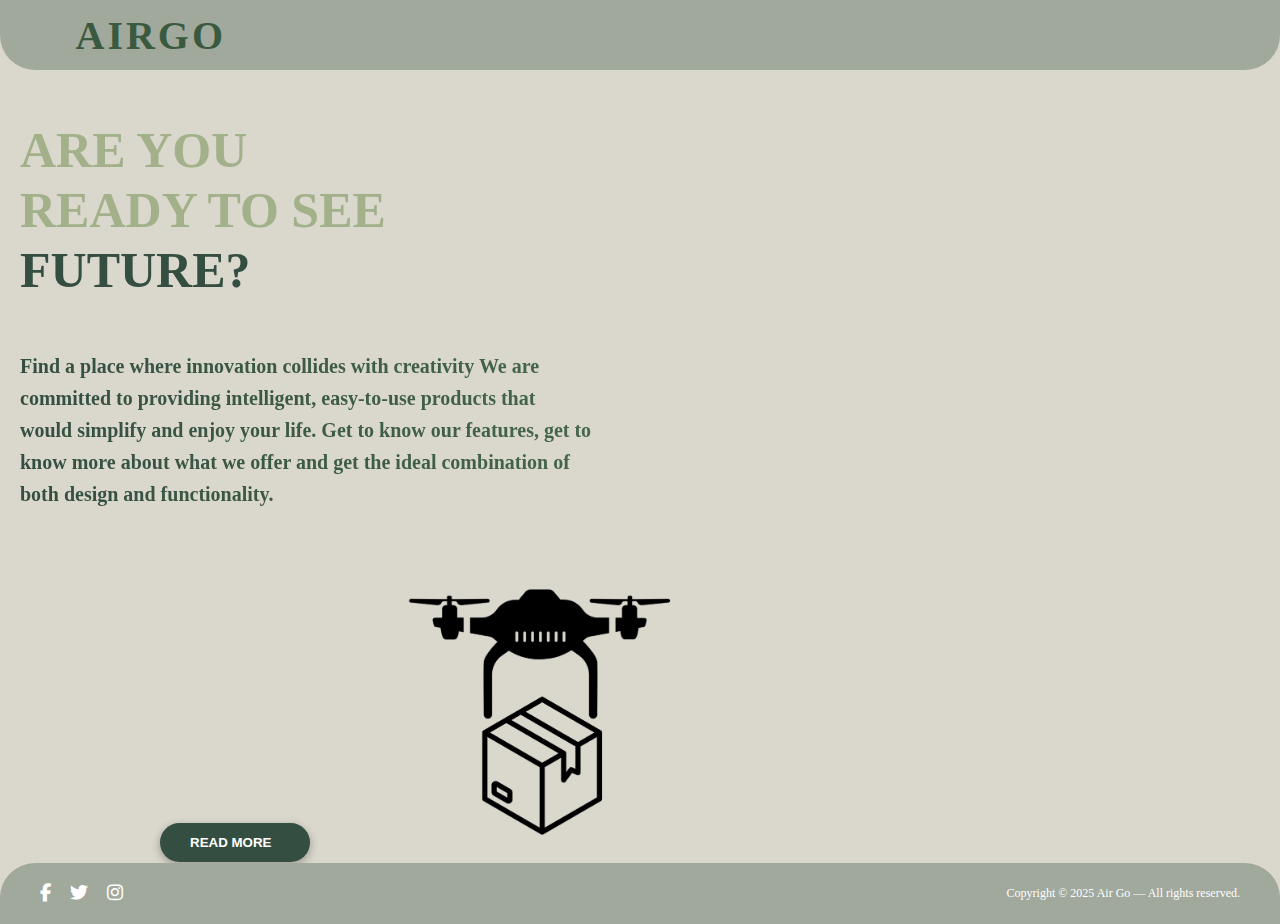
<file: Template/index.html>
<!DOCTYPE html>
<html lang="en">
<head>
  <meta charset="UTF-8" />
  <meta name="viewport" content="width=device-width, initial-scale=1.0" />
  <title>Airgo</title>
  <link rel="stylesheet" href="../Style/style.css" />
  <link rel="stylesheet" href="https://cdnjs.cloudflare.com/ajax/libs/font-awesome/6.6.0/css/all.min.css">

 
</head>
<body>
  
  <div class="header">
    <div class="header-content">
      <div class="logo">AIRGO</div>
      <nav class="navbar">
        <ul>
          <li><a href="">Home</a></li>
          <li><a href="./content-01.html">Content</a></li>
          <li><a href="./about.html">About Us</a></li>
          <li><a href="./contact.html">Contact Us</a></li>
          <li><a href="./reference.html">References</a></li>
        </ul>
      </nav>
    </div>
  </div>

  <div class="main-body">
    <div class="body-left">
      <h1>
        ARE YOU<br>
        READY TO SEE<br></h1>
        <h2 class="f">
        FUTURE?</h2>
      
      <p>
        Find a place where innovation collides with creativity We are<br>
        committed to providing intelligent, easy-to-use products that<br>
        would simplify and enjoy your life. Get to know our features, get to <br>
        know more about what we offer and get the ideal combination of<br>
        both design and functionality.
      </p>
      <button class="read-btn">READ MORE</button>
    </div>
    <div class="body-right">
      <img src="../Images/Home-page-right-content-image.png" alt="company-drone">
    </div>
  </div>
  

  
  <div class="footer">
    <div class="socials">
      <a href="https://www.facebook.com"><i class="fab fa-facebook-f"></i></a>
      <a href="https://www.Twitter.com"><i class="fab fa-twitter"></i></a>
      <a href="https://www.instagram.com"><i class="fab fa-instagram"></i></a>
    </div>
    <div class="copyright">
      <p>Copyright © 2025 Air Go — All rights reserved.</p>
    </div>
  </div>
  
</body>
</html>
</file>
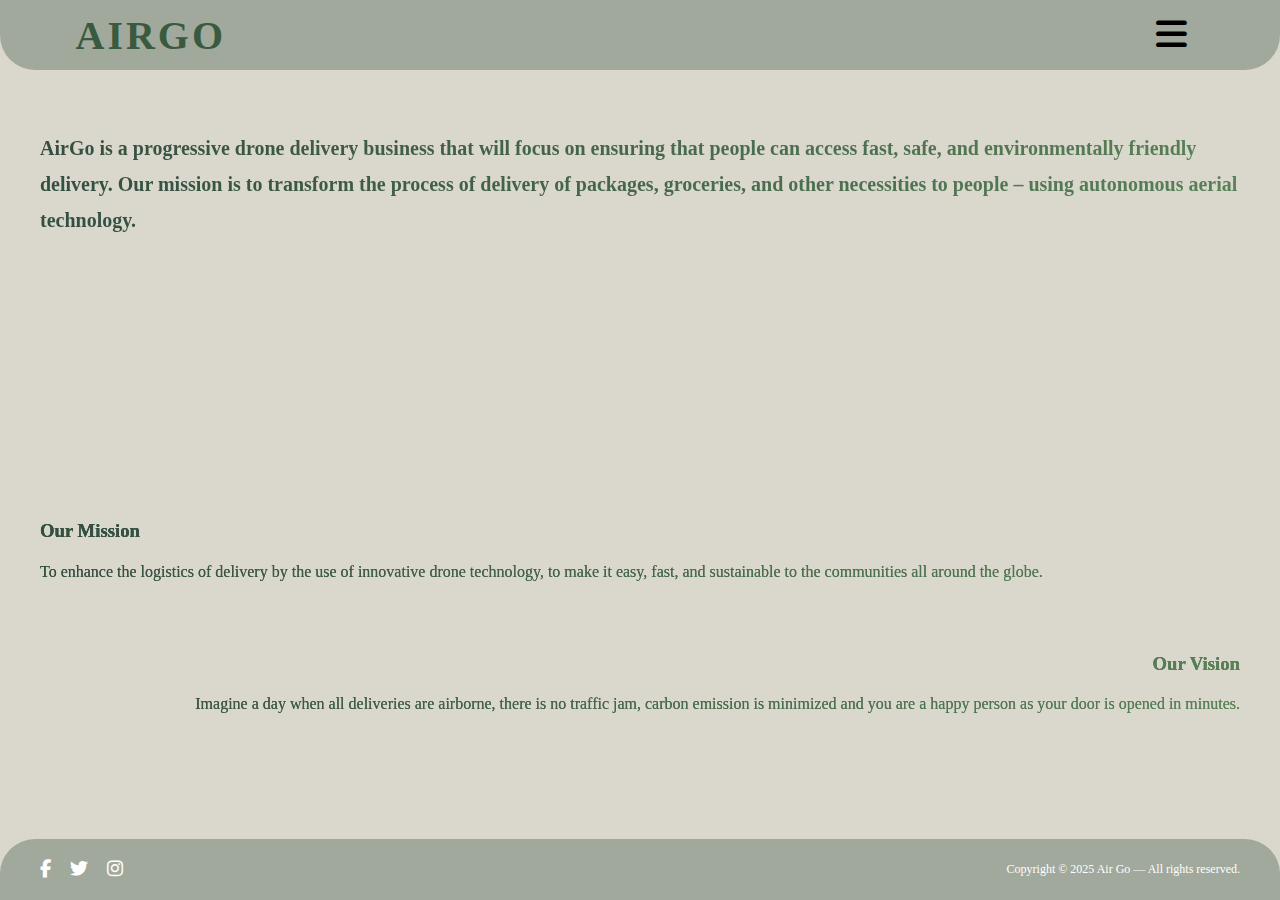
<file: Template/about.html>
<!DOCTYPE html>
<html lang="en">
<head>
  <meta charset="UTF-8" />
  <meta name="viewport" content="width=device-width, initial-scale=1.0" />
  <title>Airgo</title>
  <link rel="stylesheet" href="../Style/style.css" />
  <link rel="stylesheet" href="https://cdnjs.cloudflare.com/ajax/libs/font-awesome/6.6.0/css/all.min.css">
</head>
<body>
  <div class="header">
    <div class="header-content">
      <a href="./index.html" class="logo">AIRGO</a>
      <button class="hamburger" id="hamburger-btn" aria-label="Open menu">
        <i class="fas fa-bars"></i>
      </button>
      <nav class="navbar" id="navbar-menu">
        <ul>
          <li><a href="./index.html">Home</a></li>
          <li><a href="./content-01.html">Content</a></li>
          <li><a href="./about.html">About Us</a></li>
          <li><a href="./contact.html">Contact Us</a></li>
          <li><a href="./reference.html">References</a></li>
        </ul>
      </nav>
    </div>
  </div>

  <section class="about">
        <div class="about-text">
          <p>AirGo is a progressive drone delivery business that will focus on ensuring that people can access fast, safe, and environmentally friendly delivery. Our mission is to transform the process of delivery of packages, groceries, and other necessities to people – using autonomous aerial technology.</p>
        </div>

        <div class="mission-vision">
          <div class="mission">
            <h3>Our Mission</h3>
            <p>To enhance the logistics of delivery by the use of innovative drone technology, to make it easy, fast, and sustainable to the communities all around the globe.</p>
          </div>

          <div class="vision">
            <h3>Our Vision</h3>
            <p>Imagine a day when all deliveries are airborne, there is no traffic jam, carbon emission is minimized and you are a happy person as your door is opened in minutes.</p>
          </div>
        </div>
   </section>
    
  <div class="footer">
    <div class="socials">
      <a href="https://www.facebook.com"><i class="fab fa-facebook-f"></i></a>
      <a href="https://www.Twitter.com"><i class="fab fa-twitter"></i></a>
      <a href="https://www.instagram.com"><i class="fab fa-instagram"></i></a>
    </div>
    <div class="copyright">
      <p>Copyright © 2025 Air Go — All rights reserved.</p>
    </div>
  </div>
  <script>
  const hamburger = document.getElementById('hamburger-btn');
  const navbarMenu = document.getElementById('navbar-menu');
  hamburger.addEventListener('click', () => {
    navbarMenu.classList.toggle('active');
  });
</script>
</body>
</html>
</file>
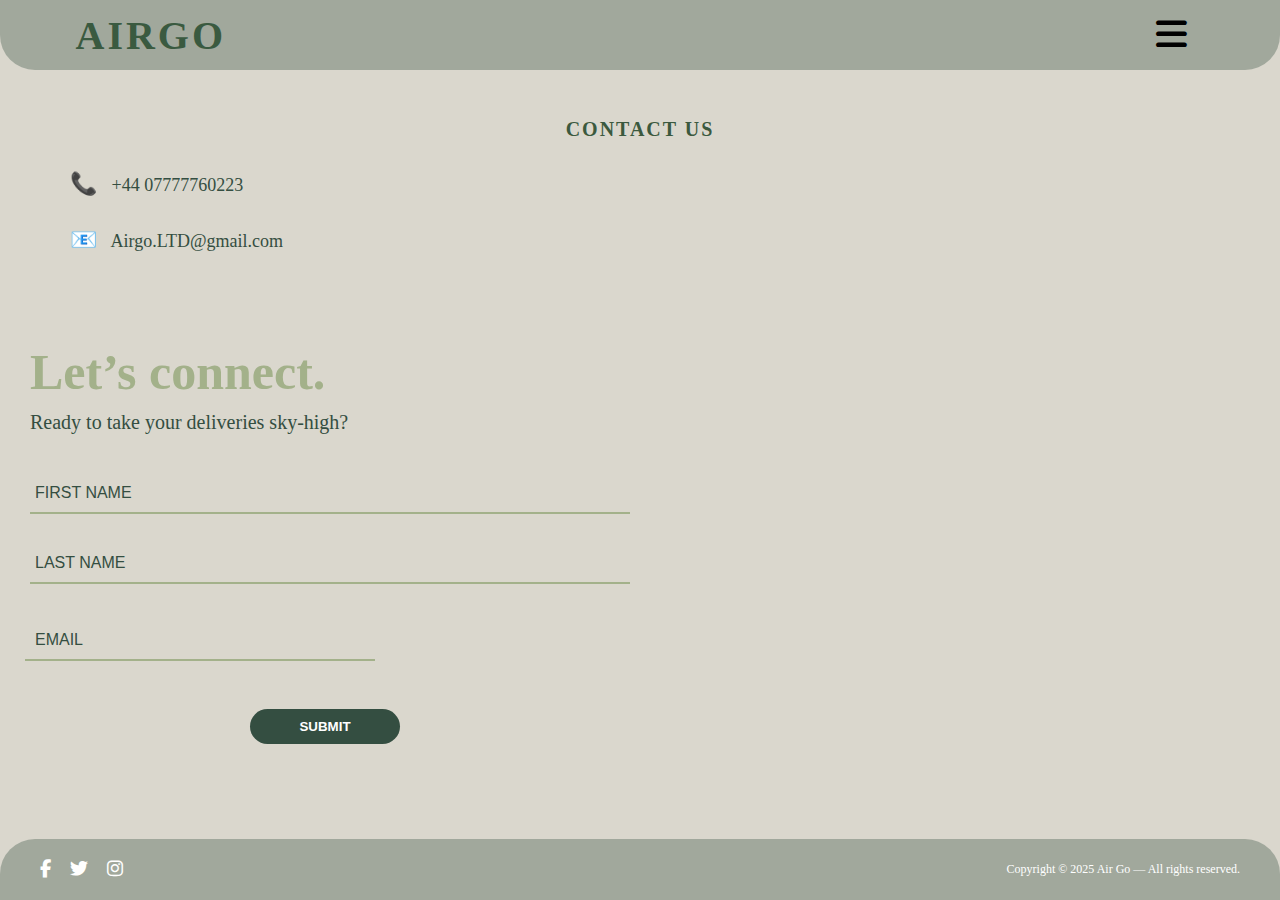
<file: Template/contact.html>
<!DOCTYPE html>
<html lang="en">

<head>
  <meta charset="UTF-8" />
  <meta name="viewport" content="width=device-width, initial-scale=1.0" />
  <title>Airgo</title>
  <link rel="stylesheet" href="../Style/style.css" />
  <link rel="stylesheet" href="https://cdnjs.cloudflare.com/ajax/libs/font-awesome/6.6.0/css/all.min.css">
</head>

<body>
  <div class="header">
    <div class="header-content">
      <a href="./index.html" class="logo">AIRGO</a>
      <button class="hamburger" id="hamburger-btn" aria-label="Open menu">
        <i class="fas fa-bars"></i>
      </button>
      <nav class="navbar" id="navbar-menu">
        <ul>
          <li><a href="./index.html">Home</a></li>
          <li><a href="./content-01.html">Content</a></li>
          <li><a href="./about.html">About Us</a></li>
          <li><a href="./contact.html" style="color: black;">Contact Us</a></li>
          <li><a href="./reference.html">References</a></li>
        </ul>
      </nav>
    </div>
  </div>

  <div class="main-body">
    <main class="contact-section">
      <div class="contact-left">
        <h4>CONTACT US</h4>
        <p class="contact-info">
          <span>📞</span> +44 07777760223
        </p>
        <p class="contact-info">
          <span>📧</span> Airgo.LTD@gmail.com
        </p>
      </div>

      <div class="contact-right">
        <h2>Let’s connect.</h2>
        <p>Ready to take your deliveries sky-high?</p>

        <form>
          <div class="form-group">
            <input type="text" id="first-name" placeholder="FIRST NAME" required />
            <input type="text" id="last-name" placeholder="LAST NAME" required />
          </div>
          <div class="email"><input type="email" id="email" placeholder="EMAIL" required /></div>
          <div class="submit"><button type="submit">SUBMIT</button></div>
        </form>
      </div>
    </main>
  </div>
  <div class="footer">
    <div class="socials">
      <a href="https://www.facebook.com"><i class="fab fa-facebook-f"></i></a>
      <a href="https://www.Twitter.com"><i class="fab fa-twitter"></i></a>
      <a href="https://www.instagram.com"><i class="fab fa-instagram"></i></a>
    </div>
    <div class="copyright">
      <p>Copyright © 2025 Air Go — All rights reserved.</p>
    </div>
  </div>
  <script>
    const hamburger = document.getElementById('hamburger-btn');
    const navbarMenu = document.getElementById('navbar-menu');
    const hamburgerIcon = hamburger.querySelector('i');

    hamburger.addEventListener('click', () => {
      navbarMenu.classList.toggle('active');
      hamburger.classList.toggle('open'); // NEW: add class to button

      if (hamburger.classList.contains('open')) {
        hamburgerIcon.classList.remove('fa-bars');
        hamburgerIcon.classList.add('fa-times');
      } else {
        hamburgerIcon.classList.remove('fa-times');
        hamburgerIcon.classList.add('fa-bars');
      }


    });
  </script>
</body>

</html>
</file>
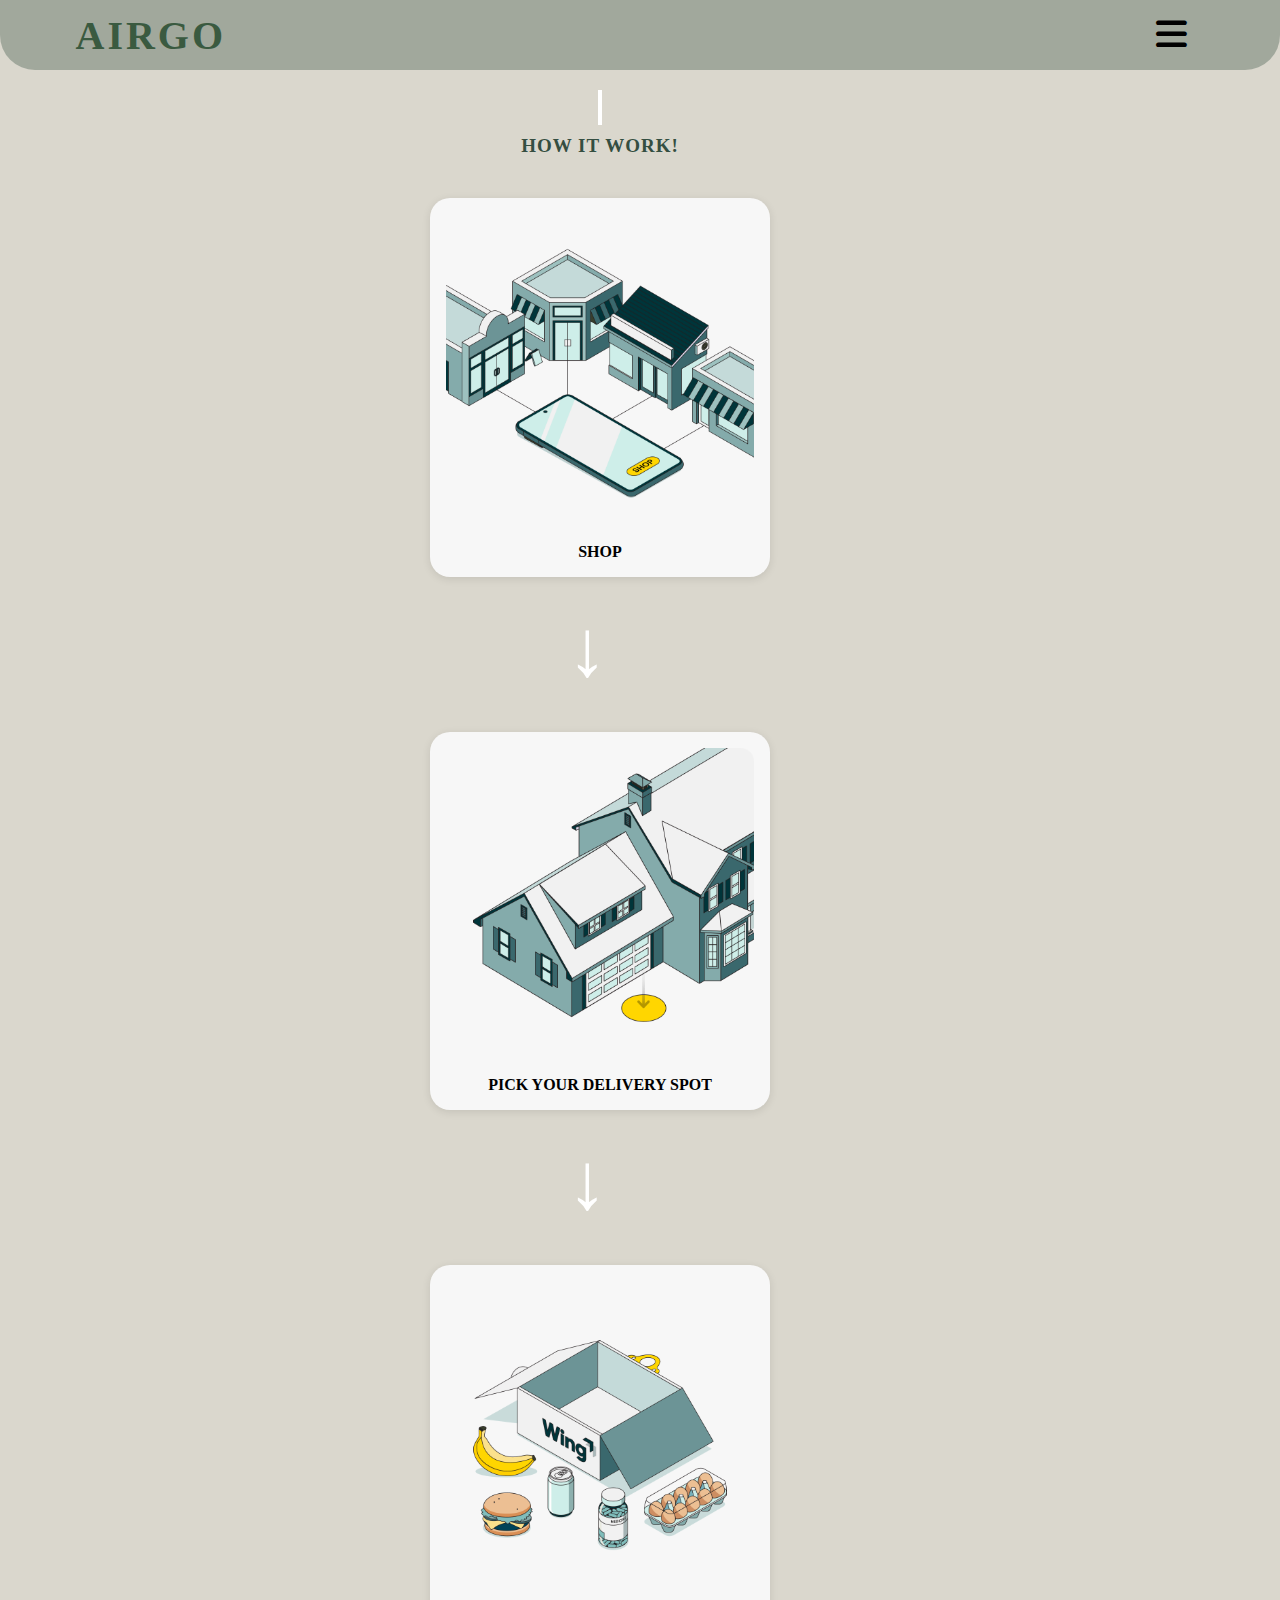
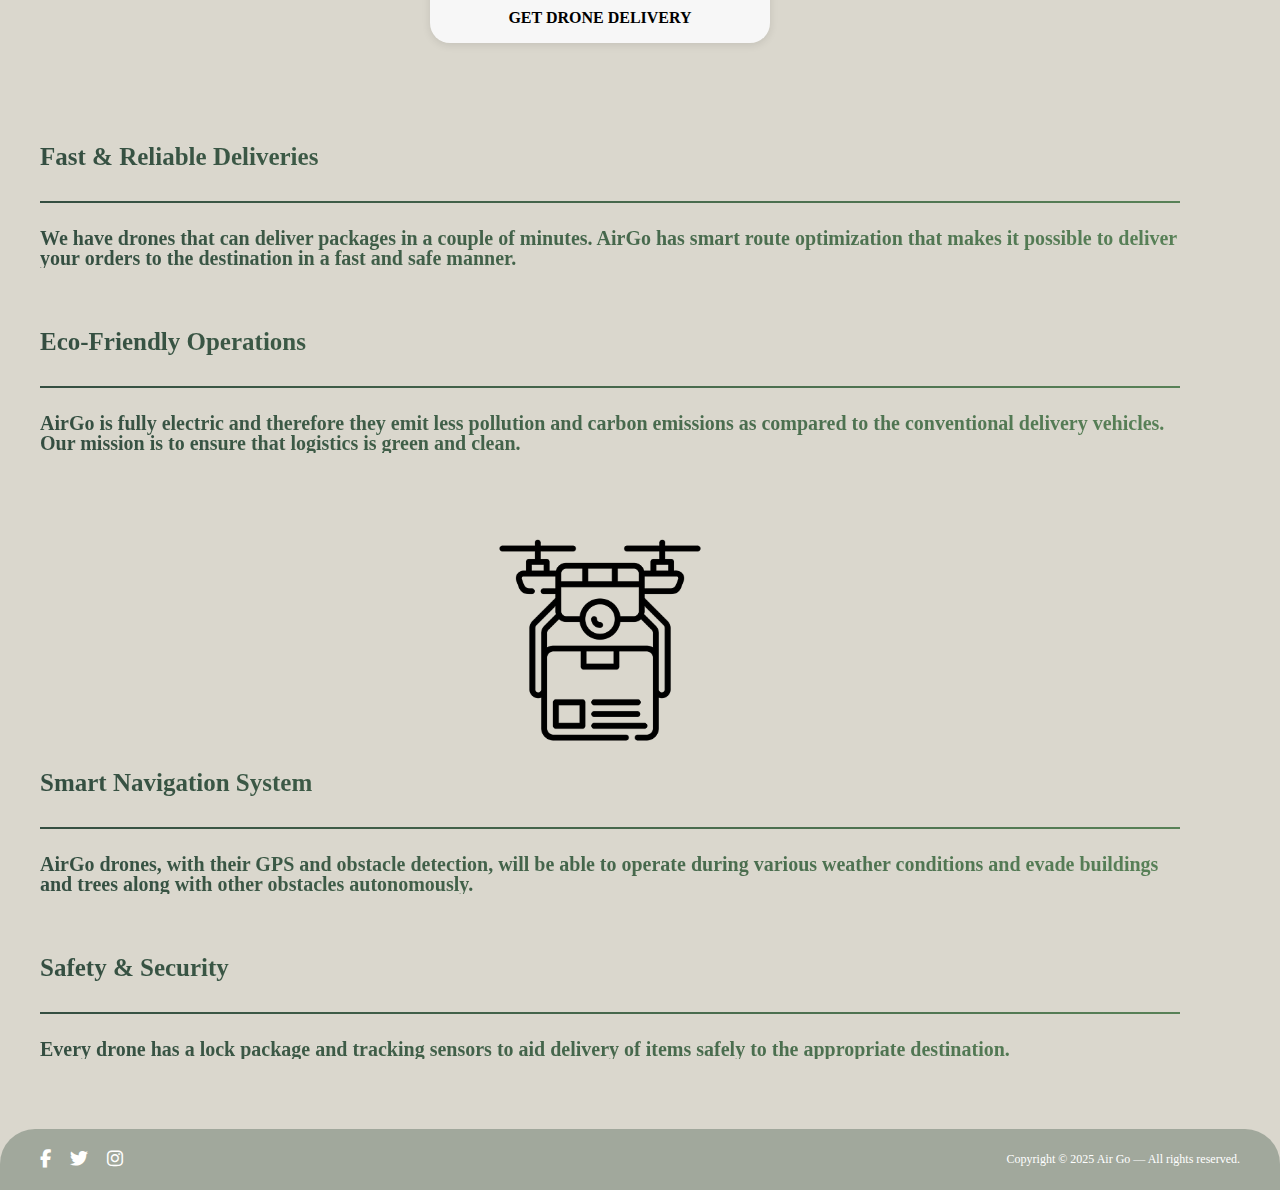
<file: Template/content-01.html>
<!DOCTYPE html>
<html lang="en">

<head>
  <meta charset="UTF-8" />
  <meta name="viewport" content="width=device-width, initial-scale=1.0" />
  <title>Airgo</title>
  <link rel="stylesheet" href="../Style/style.css" />
  <link rel="stylesheet" href="https://cdnjs.cloudflare.com/ajax/libs/font-awesome/6.6.0/css/all.min.css">

</head>

<body>
  <div class="header">
    <div class="header-content">
      <a href="./index.html" class="logo">AIRGO</a>
      <button class="hamburger" id="hamburger-btn" aria-label="Open menu">
        <i class="fas fa-bars"></i>
      </button>
      <nav class="navbar" id="navbar-menu">
        <ul>
          <li><a href="./index.html">Home</a></li>
          <li><a href="./content-01.html" style="color: black;">Content</a></li>
          <li><a href="./about.html">About Us</a></li>
          <li><a href="./contact.html">Contact Us</a></li>
          <li><a href="./reference.html">References</a></li>
        </ul>
      </nav>
    </div>
  </div>

  <div class="main-body">
    <div class="how-it-works">
      <div class="top-line"></div>
      <h2>HOW IT WORK!</h2>

      <div class="steps">
        <div class="step">
          <img src="../Images/Shop.png" alt="Shop illustration">
          <h3>SHOP</h3>
        </div>

        <div class="arrow">
          <span>→</span>
        </div>

        <div class="step">
          <img src="../Images/Location.png" alt="Pick your delivery spot illustration">
          <h3>PICK YOUR DELIVERY SPOT</h3>
        </div>

        <div class="arrow">
          <span>→</span>
        </div>

        <div class="step">
          <img src="../Images/Final.png" alt="Get drone delivery illustration">
          <h3>GET DRONE DELIVERY</h3>
        </div>
      </div>

      <div class="content-text">

        <div class="drone-info-container">

          <div class="left-section">
            <div class="left1">
              <h3 class="left-tital">Fast & Reliable Deliveries</h3>
              <hr>
              <p>We have drones that can deliver packages in a couple of minutes. AirGo has smart route optimization
                that makes it possible to deliver your orders to the destination in a fast and safe manner.</p>
            </div>
            <div class="left2">
              <h3 class="left-tital">Eco-Friendly Operations</h3>
              <hr>
              <p>AirGo is fully electric and therefore they emit less pollution and carbon emissions as compared to the
                conventional delivery vehicles. Our mission is to ensure that logistics is green and clean.</p>
            </div>
          </div>


          <div class="center-image">
            <img src="../Images/BGIMAGE.png" alt="Image">
          </div>


          <div class="right-section">
            <div class="Right1">
              <h3 class="right-tital">Smart Navigation System</h3>
              <hr>
              <p>AirGo drones, with their GPS and obstacle detection, will be able to operate during various weather
                conditions and evade buildings and trees along with other obstacles autonomously.</p>
            </div>
            <div class="Right2">
              <h3 class="right-tital">Safety & Security</h3>
              <hr>
              <p>Every drone has a lock package and tracking sensors to aid delivery of items safely to the appropriate
                destination.</p>
            </div>
          </div>
        </div>
      </div>
    </div>
  </div>

  <div class="footer">
    <div class="socials">
      <a href="https://www.facebook.com"><i class="fab fa-facebook-f"></i></a>
      <a href="https://www.Twitter.com"><i class="fab fa-twitter"></i></a>
      <a href="https://www.instagram.com"><i class="fab fa-instagram"></i></a>
    </div>
    <div class="copyright">
      <p>Copyright © 2025 Air Go — All rights reserved.</p>
    </div>
  </div>
  <script>
    const hamburger = document.getElementById('hamburger-btn');
    const navbarMenu = document.getElementById('navbar-menu');
    const hamburgerIcon = hamburger.querySelector('i');

    hamburger.addEventListener('click', () => {
      navbarMenu.classList.toggle('active');
      hamburger.classList.toggle('open'); // NEW: add class to button

      if (hamburger.classList.contains('open')) {
        hamburgerIcon.classList.remove('fa-bars');
        hamburgerIcon.classList.add('fa-times');
      } else {
        hamburgerIcon.classList.remove('fa-times');
        hamburgerIcon.classList.add('fa-bars');
      }
    });
  </script>
</body>

</html>
</file>
<file: Style/style.css>
* {
  margin: 0;
  padding: 0;
  box-sizing: border-box;
}

body {
  overflow-x: hidden;
}

html {
  overflow-x: hidden;
}


body {
  margin: 0;
  background-color: #DAD7CD;
  font-family: 'Georgia', serif;
  display: flex;
  flex-direction: column;
  min-height: 100vh;
}

.header {
  background-color: #344e4158;
  border-radius: 0 0 35px 35px;
  color: white;
  height: 70px;
  display: flex;
  align-items: center;
  justify-content: center;
  position: relative;
}

.header-content {
  width: 90%;
  display: flex;
  align-items: center;
  justify-content: space-between;
}

.logo {
  font-size: 65px;
  font-weight: bold;
  letter-spacing: 3px;
  text-align: right;
  cursor: pointer;
  text-decoration: none;
  color: #3A5A40;
  text-decoration: none;
}

.navbar ul {
  font-size: 30px;
  list-style: none;
  display: flex;
  align-items: center;
}

.navbar ul li a {
  text-decoration: none;
  color: #3A5A40;
  font-weight: 600;
  border-right: 4px solid #ffffff;
  padding-right: 20px;
  padding-left: 20px;
}


.navbar ul li:last-child a {
  border-right: none;
}

.main-body {
  flex: 1;
  display: flex;
  justify-content: space-evenly;
  align-items: center;
  background-color: #DAD7CD;
  overflow: hidden;
}

.body-right {
  width: 50%;
}

.body-left {
  text-align: center;
  font-size: 60px;
  color: #6B705C;
  line-height: 1.2;
}

.body-left h1 {
  color: #A3B18A;
  font-weight: bold;
  font-size: 60px;
  text-align: left;
  margin-left: 70px;
}

.body-left h2 {
  color: #344E41;
  font-size: 60px;
  text-align: left;
  margin-left: 70px;
}

.body-left p {
  margin-top: 25px;
  font-size: 20px;
  line-height: 1.6;
  background: linear-gradient(to right, #344E41, #588157);
  -webkit-background-clip: text;
  -webkit-text-fill-color: transparent;
  font-weight: 600;
  text-align: justify;
  margin-left: 70px;
}

.body-left button {
  margin-top: 40px;
  margin-left: 300px;
  background-color: #344E41;
  color: white;
  border: none;
  padding: 12px 30px;
  border-radius: 25px;
  font-weight: bold;
  cursor: pointer;
  box-shadow: 0px 3px 8px rgba(0, 0, 0, 0.3);
  text-align: left;
}

.body-left button:hover {
  transform: scale(1.10);
  transition: transform 0.3s ease;

}

.footer {
  background-color: #344e4158;
  padding: 20px 40px;
  border-radius: 35px 35px 0 0;
  display: flex;
  justify-content: space-between;
  align-items: center;
  color: white;
  margin-top: auto;
}

.footer .socials a {
  color: white;
  margin-right: 15px;
  text-decoration: none;
  font-size: 18px;
}

.footer p {
  color: white;
  font-size: 12px;
  margin: 0;
}

.navbar ul li a:hover {
  opacity: 1;
  color: black;
}

.footer .socials a:hover {
  opacity: 1;
  color: black;
}

.about {
  flex: 1;
  display: flex;
  justify-content: space-between;
  align-items: center;
  padding: 60px 40px;
  line-height: 1.8;
  background-color: #DAD7CD;
}

.about-text {
  width: 55%;
  font-size: 35px;
  font-weight: 600;
  text-align: left;
  background: linear-gradient(to right, #344E41, #588157);
  -webkit-background-clip: text;
  -webkit-text-fill-color: transparent;
  background-clip: text;
}

.mission-vision {
  width: 40%;
  font-size: 25px;
  background: linear-gradient(to right, #344E41, #588157);
  -webkit-background-clip: text;
  -webkit-text-fill-color: transparent;
  background-clip: text;
}

.vision {
  margin-bottom: 40px;
  background: linear-gradient(to right, #344E41, #588157);
  -webkit-background-clip: text;
  -webkit-text-fill-color: transparent;
  background-clip: text;
}

.mission {
  margin-bottom: 40px;
  background: linear-gradient(to right, #344E41, #588157);
  -webkit-background-clip: text;
  -webkit-text-fill-color: transparent;
  background-clip: text;
}

.vision h3 {
  font-weight: bold;
  margin-bottom: 10px;
  background: linear-gradient(to right, #344E41, #588157);
  -webkit-background-clip: text;
  -webkit-text-fill-color: transparent;
  background-clip: text;
}

.mission h3 {
  font-weight: bold;
  margin-bottom: 10px;
  background: linear-gradient(to right, #344E41, #588157);
  -webkit-background-clip: text;
  -webkit-text-fill-color: transparent;
  background-clip: text;
}

.contact-section {
  flex: 1;
  display: flex;
  justify-content: space-between;
  align-items: center;
  padding: 80px 100px;
}

.contact-left {
  width: 35%;
}

.contact-left h4 {
  font-size: 20px;
  color: #3b593e;
  letter-spacing: 2px;
  margin-bottom: 25px;
}

.contact-info {
  font-size: 18px;
  margin-bottom: 20px;
  color: #344e41;
}

.contact-info span {
  margin-right: 10px;
  font-size: 22px;
  color: black;
}

.contact-right {
  width: 55%;
}

.contact-right h2 {
  color: #a3b18a;
  font-size: 32px;
  font-weight: bold;
  margin-bottom: 10px;
}

.contact-right p {
  color: #344e41;
  font-size: 16px;
  margin-bottom: 40px;
}

form {
  display: flex;
  flex-direction: column;
}

.form-group {
  display: flex;
  justify-content: space-between;
  margin-bottom: 25px;
}

.form-group input {
  width: 48%;
}

input {
  background: transparent;
  border: none;
  border-bottom: 2px solid #a3b18a;
  padding: 10px 5px;
  font-size: 16px;
  color: #344e41;
}

input::placeholder {
  color: #344e41;
  font-weight: 500;
}

button {
  width: 150px;
  margin-top: 0px;
  background-color: #344e41;
  color: #fff;
  border: none;
  padding: 10px 20px;
  border-radius: 25px;
  font-weight: bold;
  cursor: pointer;

}

.submit {
  margin-top: 20px;
}

button:hover {
  transform: scale(1.08);
  transition: transform 0.3s ease;
  color: black;
}

.main-body-ref {
  margin-top: 20%;
  font-size: 20px;
  font-weight: 600;
  text-align: justify;
  color: black;
  margin-left: 25px;
}

.how-it-works {
  position: relative;
  width: 100%;
  max-width: 1200px;
  padding-top: 128px;
  padding-bottom: 160px;
  text-align: center;
}

.how-it-works h2 {
  position: absolute;
  top: 35px;
  left: 50%;
  transform: translateX(-50%);
  font-size: 19px;
  letter-spacing: 1px;
  color: #344e41;
  margin-top: 30px;
}

.top-line {
  position: absolute;
  top: 20px;
  left: 50%;
  transform: translateX(-50%);
  width: 4px;
  height: 35px;
  background-color: #ffffff;
}

.steps {
  display: flex;
  justify-content: center;
  align-items: center;
  gap: 32px;
  flex-wrap: wrap;
  margin: 0 auto;
  width: fit-content;
}

.step {
  background: #f7f7f7;
  border-radius: 20px;
  box-shadow: 0 2px 8px rgba(0, 0, 0, 0.1);
  padding: 16px;
  text-align: center;
  flex: 1 1 300px;
  max-width: 340px;
  transition: transform 0.3s;
}

.step:hover {
  transform: scale(1.09);
}

.step img {
  width: 100%;
  height: auto;
  border-radius: 10px;
}

.step h3 {
  font-size: 16px;
  font-weight: 600;
  margin-top: 16px;
}

.arrow {
  display: flex;
  justify-content: center;
  align-items: center;
  flex: 0 0 auto;
  font-size: 32px;
  color: #ffffff;
  font-size: 80px;
}

.content-text {
  margin-top: 100px;
}

.drone-info-container {
  display: flex;
  justify-content: space-evenly;
  margin-left: -200px;
  margin-right: -200px;
  margin-bottom: -200px;
}

.left-section {
  width: 30%;
}

.right-section {
  width: 30%;
}

.center-image {
  width: 20%;
  text-align: center;
}

.center-image img {
  width: 100%;
  max-width: 250px;
}

.right-section {
  margin-bottom: 60px;
}

.left-section {
  margin-bottom: 60px;
}

.right-section h3 {
  font-weight: 600;
  background: linear-gradient(to right, #344E41, #588157);
  -webkit-background-clip: text;
  -webkit-text-fill-color: transparent;
  font-size: 25px;
  text-align: right;
}

.Right1 {
  margin-bottom: 60px;
}

.left1 {
  margin-bottom: 60px;
}

.left-section h3 {
  font-weight: 600;
  background: linear-gradient(to right, #344E41, #588157);
  -webkit-background-clip: text;
  -webkit-text-fill-color: transparent;
  font-size: 25px;
  text-align: left;
}

.right-section {
  text-align: right;
}

.right-section hr {
  border: 0;
  height: 2px;
  background: linear-gradient(to right, #344E41, #588157);
  margin: 5px 0 10px 0;
  width: 100%;
  text-align: right;
  margin-left: auto;
}

.left-section hr {
  border: 0;
  height: 2px;
  background: linear-gradient(to right, #344E41, #588157);
  margin: 5px 0 10px 0;
  width: 100%;
  margin-right: auto;
}

.right-section p {
  margin-top: 25px;
  font-size: 20px;
  line-height: 1;
  background: linear-gradient(to right, #344E41, #588157);
  -webkit-background-clip: text;
  -webkit-text-fill-color: transparent;
  font-weight: 600;
  text-align: left;
}

.left-section p {
  margin-top: 25px;
  font-size: 20px;
  line-height: 1;
  background: linear-gradient(to right, #344E41, #588157);
  -webkit-background-clip: text;
  -webkit-text-fill-color: transparent;
  font-weight: 600;
  text-align: left;
}

.hamburger {
  display: none;
  background: none;
  border: none;
  font-size: 2.2rem;
  color: black;
  cursor: pointer;

}

@media (max-width: 1300px) {


  .header-content {
    position: relative;
  }


  .navbar {
    position: fixed;
    top: 70px;
    left: 0;
    width: 100%;
    bottom: 60px;
    background: #DAD7CD;
    display: none;
    z-index: 1000;
    padding-top: 20px;
    overflow-y: auto;
  }


  .navbar.active {
    display: inline;
    animation: fadeIn 0.2s;

  }


  .navbar ul {
    flex-direction: column;
    justify-content: flex-start;

    align-items: center;
    height: auto;
    padding: 100px;
  }


  .navbar ul li {
    width: 100%;
    text-align: center;
    border-bottom: none;
    margin-bottom: 50px;
  }


  .navbar ul li a {
    display: block;
    width: 100%;
    padding: 16px 24px;
    border-right: none;
    border-bottom: 1px solid #a3b18a;
    color: black;
    font-size: 22px;
    border-bottom: none;
  }

  .hamburger {
    display: block;
    position: relative;
    z-index: 1100;
    margin-right: -30px;
  }

  .hamburger.open i.fa-times {
    position: fixed;

    transform: translate(-50%, -50%);

    font-size: 50px;
    color: black;
    cursor: pointer;
    z-index: 1100;
  }

}




@keyframes fadeIn {
  from {
    opacity: 0;
    transform: translateY(-10px);
  }

  to {
    opacity: 1;
    transform: translateY(0);
  }
}

@media (max-width: 1300px) {
  .logo {
    font-size: 40px;
    margin-left: 1%;
  }


  .main-body {
    display: inline;
  }

  .body-right {
    display: inline;
  }

  .body-left {
    display: inline;
  }

  .read-btn {
    align-items: center;
  }

  .body-left h1 {
    font-size: 50px;
    margin-top: 50px;
    margin-left: 20px;
  }

  .body-left h2 {
    margin-left: 20px;
    font-size: 50px;
  }

  .body-left p {
    display: block;
    margin-top: 50px;
    margin-left: 20px;
    margin-right: 15px;
    font-size: 20px;
    color: #344E41;
    font-weight: 600;
    text-align: left;

  }

  .body-right img {
    width: 300px;
    margin-left: 70px;
    margin-top: 50px;
  }

  .body-left button {
    margin-left: 160px;
    margin-top: 50px;
  }

  .about-text {
    display: inline-block;
  }

  .mission-vision {
    display: inline-block;
    display: block;
  }

  .mission {
    display: inline-block;
    display: block;
  }

  .vision {
    display: inline-block;
    display: block;
  }


  .drone-info-container {
    margin-left: 0 !important;
    margin-right: 0 !important;
    margin-bottom: 0 !important;

    display: flex !important;
    flex-direction: column !important;

    align-items: center !important;

    gap: 20px !important;
    padding-left: 20px;
    padding-right: 20px;

  }


  .left-section {
    width: 100% !important;

    text-align: left !important;

    padding-left: 20px
  }

  .right-section {
    width: 100% !important;

    text-align: left !important;

    padding-left: 20px
  }

  .center-image {
    width: 100%;
    display: flex !important;
    justify-content: center !important;
  }

  .center-image img {
    display: block;
    margin-left: auto !important;
    margin-right: auto !important;
  }

  .right-tital {
    text-align: left !important;
    margin-bottom: 30px;
  }

  .left-tital {
    text-align: left !important;
    margin-bottom: 30px;
  }

  .Right2 p {
    margin-bottom: -150px !important;

  }

  .about {
    flex-direction: column;

    align-items: flex-start;
  }

  .about-text {
    width: 100%;
    margin-bottom: 30px;
    font-size: 20px;
    font-weight: bold;
  }

  .about-text p {
    margin-bottom: 20px;
  }

  .mission-vision {
    flex-direction: column;

    width: 100%;
    font-size: 16px;
  }

  .mission {
    width: 100%;
    margin-bottom: 60px;
  }

  .vision {
    width: 100%;
    margin-bottom: 60px;
  }

  .vision {
    text-align: right;
  }

  .mission {
    text-align: left;
  }

  .mission p {
    text-align: left;
  }

  .vision h3 {
    text-align: right;
  }

  .vision p {
    text-align: right;
  }

  .main-body-ref {
    display: inline;
    margin-right: 30px;
  }

  .main-body-ref p {
    line-height: 1.5;
  }

  .contact-section {
    display: inline;

  }

  .contact-section {
    flex-direction: column;
    gap: 30px;
  }

  .contact-left {
    width: 100%;
  }

  .contact-right {
    width: 100%;
  }


  .form-group {
    display: flex;
    flex-direction: column;

    margin-left: 30px;
    gap: 30px;
  }


  .email {
    margin-left: 20px;
    padding: 12px 5PX 10PX;
    width: 900px;
    height: 80px;

  }


  .submit {
    margin-left: 250px;
    width: 90%;
  }

  input[type="email"] {
    width: 100%;
    max-width: 350px;
    padding: 10px;
    box-sizing: border-box;
  }


  .contact-left h4 {
    text-align: center;
    margin-top: 30px;
  }

  .contact-info {
    text-align: left;
    margin-left: 50px;
    margin-left: 20px;
  }

  .contact-right h2 {
    margin-left: 30px;
    margin-top: 50px;
    margin-left: 30px;
    margin-top: 90px;
    font-size: 50px;
  }

  .contact-right p {
    margin-left: 30px;

    font-size: 20px;
  }

  .contact-left p {
    margin-top: 30px;
    margin-left: 70px;

  }

  .steps {
    flex-direction: column;
  }

  .step:hover {
    transform: scale(1.1);
  }


  .arrow span {
    display: inline-block;
    transform: rotate(90deg);
    font-size: 80px;
  }

}
</file>
